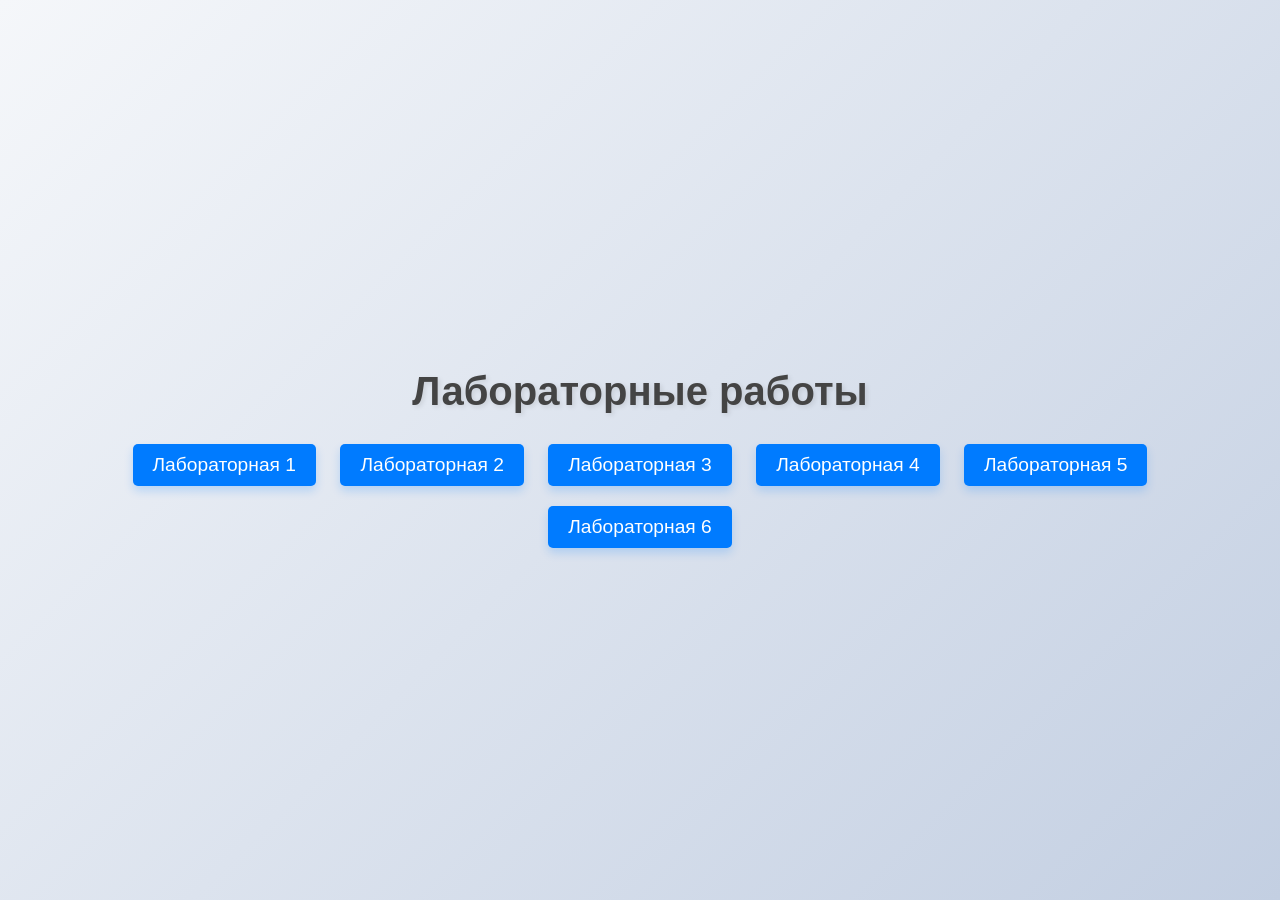
<file: index.html>
<!DOCTYPE html>
<html lang="en">

<head>
    <meta charset="UTF-8">
    <meta name="viewport" content="width=device-width, initial-scale=1.0">
    <title>Labs</title>
    <style>
        /* Общие стили */
        body {
            font-family: 'Arial', sans-serif;
            margin: 0;
            padding: 0;
            background: linear-gradient(135deg, #f5f7fa, #c3cfe2);
            color: #333;
            display: flex;
            flex-direction: column;
            align-items: center;
            justify-content: center;
            min-height: 100vh;
        }

        h1 {
            margin-bottom: 20px;
            font-size: 2.5rem;
            color: #444;
            text-shadow: 2px 2px 5px rgba(0, 0, 0, 0.1);
        }

        /* Стили ссылок */
        a {
            display: inline-block;
            text-decoration: none;
            font-size: 1.2rem;
            color: #fff;
            background-color: #007bff;
            padding: 10px 20px;
            margin: 10px;
            border-radius: 5px;
            transition: all 0.3s ease;
            box-shadow: 0 5px 10px rgba(0, 123, 255, 0.2);
        }

        a:hover {
            background-color: #0056b3;
            transform: translateY(-3px);
            box-shadow: 0 8px 15px rgba(0, 123, 255, 0.3);
        }

        a:active {
            transform: translateY(1px);
            box-shadow: 0 3px 7px rgba(0, 123, 255, 0.2);
        }

        /* Контейнер */
        .container {
            text-align: center;
            padding: 20px;
        }
    </style>
</head>

<body>
    <div class="container">
        <h1>Лабораторные работы</h1>
        <a href="Lab1/index.html">Лабораторная 1</a>
        <a href="Lab2/index.html">Лабораторная 2</a>
        <a href="Lab3/index.html">Лабораторная 3</a>
        <a href="Lab4/lunch.html">Лабораторная 4</a>
        <a href="Lab5/lunch.html">Лабораторная 5</a>
        <a href="Lab6/lunch.html">Лабораторная 6</a>
    </div>
</body>

</html>
</file>
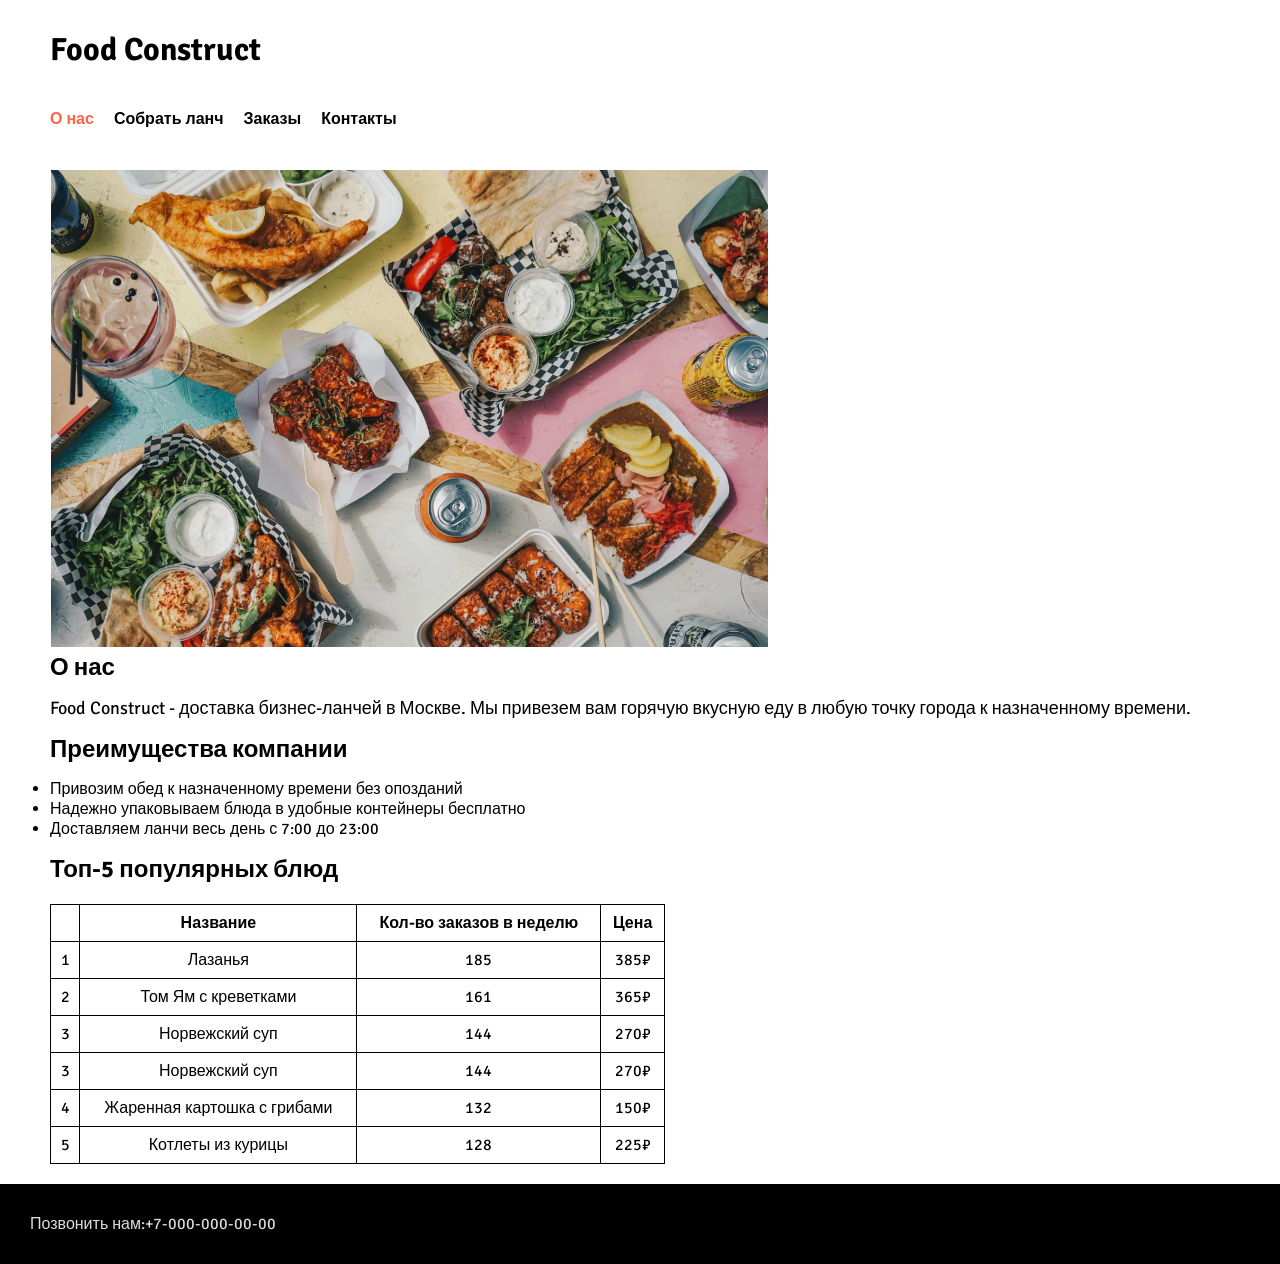
<file: Lab6/index.html>
<!DOCTYPE html>
<html lang="en">

<head>
    <meta charset="UTF-8">
    <meta name="viewport" content="width=device-width, initial-scale=1.0">
    <link rel="stylesheet" href="styles/index_style.css">
    <link rel="preconnect" href="https://fonts.googleapis.com">
    <link rel="preconnect" href="https://fonts.gstatic.com" crossorigin>
    <link href="https://fonts.googleapis.com/css2?family=Signika+Negative:wght@300..700&display=swap" rel="stylesheet">
    <title>Food Construct</title>
</head>

<body>
    <div class="container">
        <header>
            <h1>Food Construct</h1>
            <nav>
                <ul class="nav-list">
                    <li><a href="index.html" class="active">О нас</a></li>
                    <li><a href="lunch.html">Собрать ланч</a></li>
                    <li><a href="#">Заказы</a></li>
                    <li><a href="#">Контакты</a></li>
                </ul>
            </nav>
        </header>

        <main>
            <section class="about_us">
                <img src="static/main_img.png">
                <h2>О нас</h2>
                <p>Food Construct - доставка бизнес-ланчей в Москве.
                    Мы привезем вам горячую вкусную еду в любую точку города к назначенному времени.</p>
            </section>
            <section class="advantages">
                <h2>Преимущества компании</h2>
                <ul class="advantages-list">
                    <li>Привозим обед к назначенному времени без опозданий</li>
                    <li>Надежно упаковываем блюда в удобные контейнеры бесплатно</li>
                    <li>Доставляем ланчи весь день с 7:00 до 23:00</li>
                </ul>
            </section>
            <section class="top-table">
                <h2>Топ-5 популярных блюд</h2>
                <table>
                    <thead>
                        <tr>
                            <th> </th>
                            <th>Название</th>
                            <th>Кол-во заказов в неделю</th>
                            <th>Цена</th>
                        </tr>
                    </thead>
                    <tbody>
                        <tr>
                            <td>1</td>
                            <td>Лазанья</td>
                            <td>185</td>
                            <td>385&#8381;</td>
                        </tr>
                        <tr>
                            <td>2</td>
                            <td>Том Ям с креветками</td>
                            <td>161</td>
                            <td>365&#8381;</td>
                        </tr>
                        <tr>
                            <td>3</td>
                            <td>Норвежский суп</td>
                            <td>144</td>
                            <td>270&#8381;</td>
                        </tr>
                        <tr>
                            <td>3</td>
                            <td>Норвежский суп</td>
                            <td>144</td>
                            <td>270&#8381;</td>
                        </tr>
                        <tr>
                            <td>4</td>
                            <td>Жаренная картошка с грибами</td>
                            <td>132</td>
                            <td>150&#8381;</td>
                        </tr>
                        <tr>
                            <td>5</td>
                            <td>Котлеты из курицы</td>
                            <td>128</td>
                            <td>225&#8381;</td>
                        </tr>
                    </tbody>
                </table>
            </section>
        </main>

    </div>
    <footer>
        <a>Позвонить нам:+7-000-000-00-00</a>
    </footer>

</body>

</html>
</file>
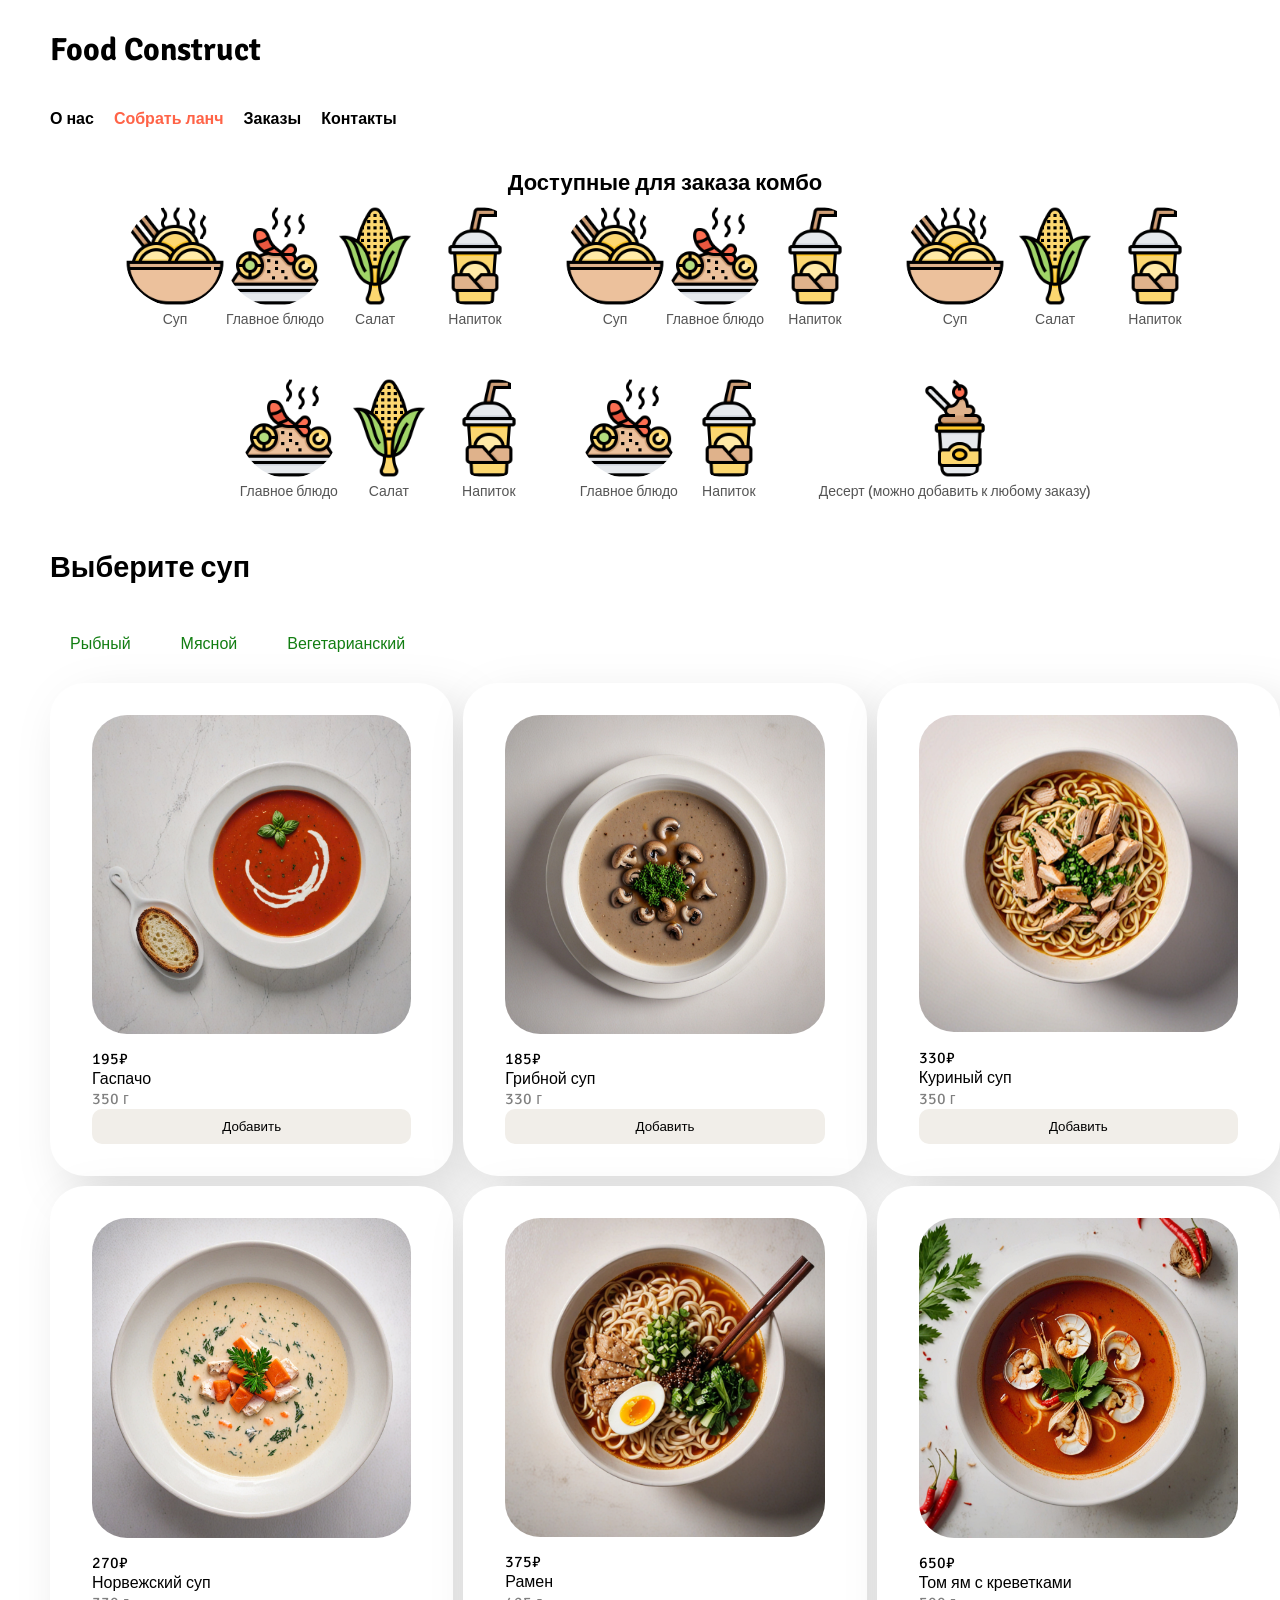
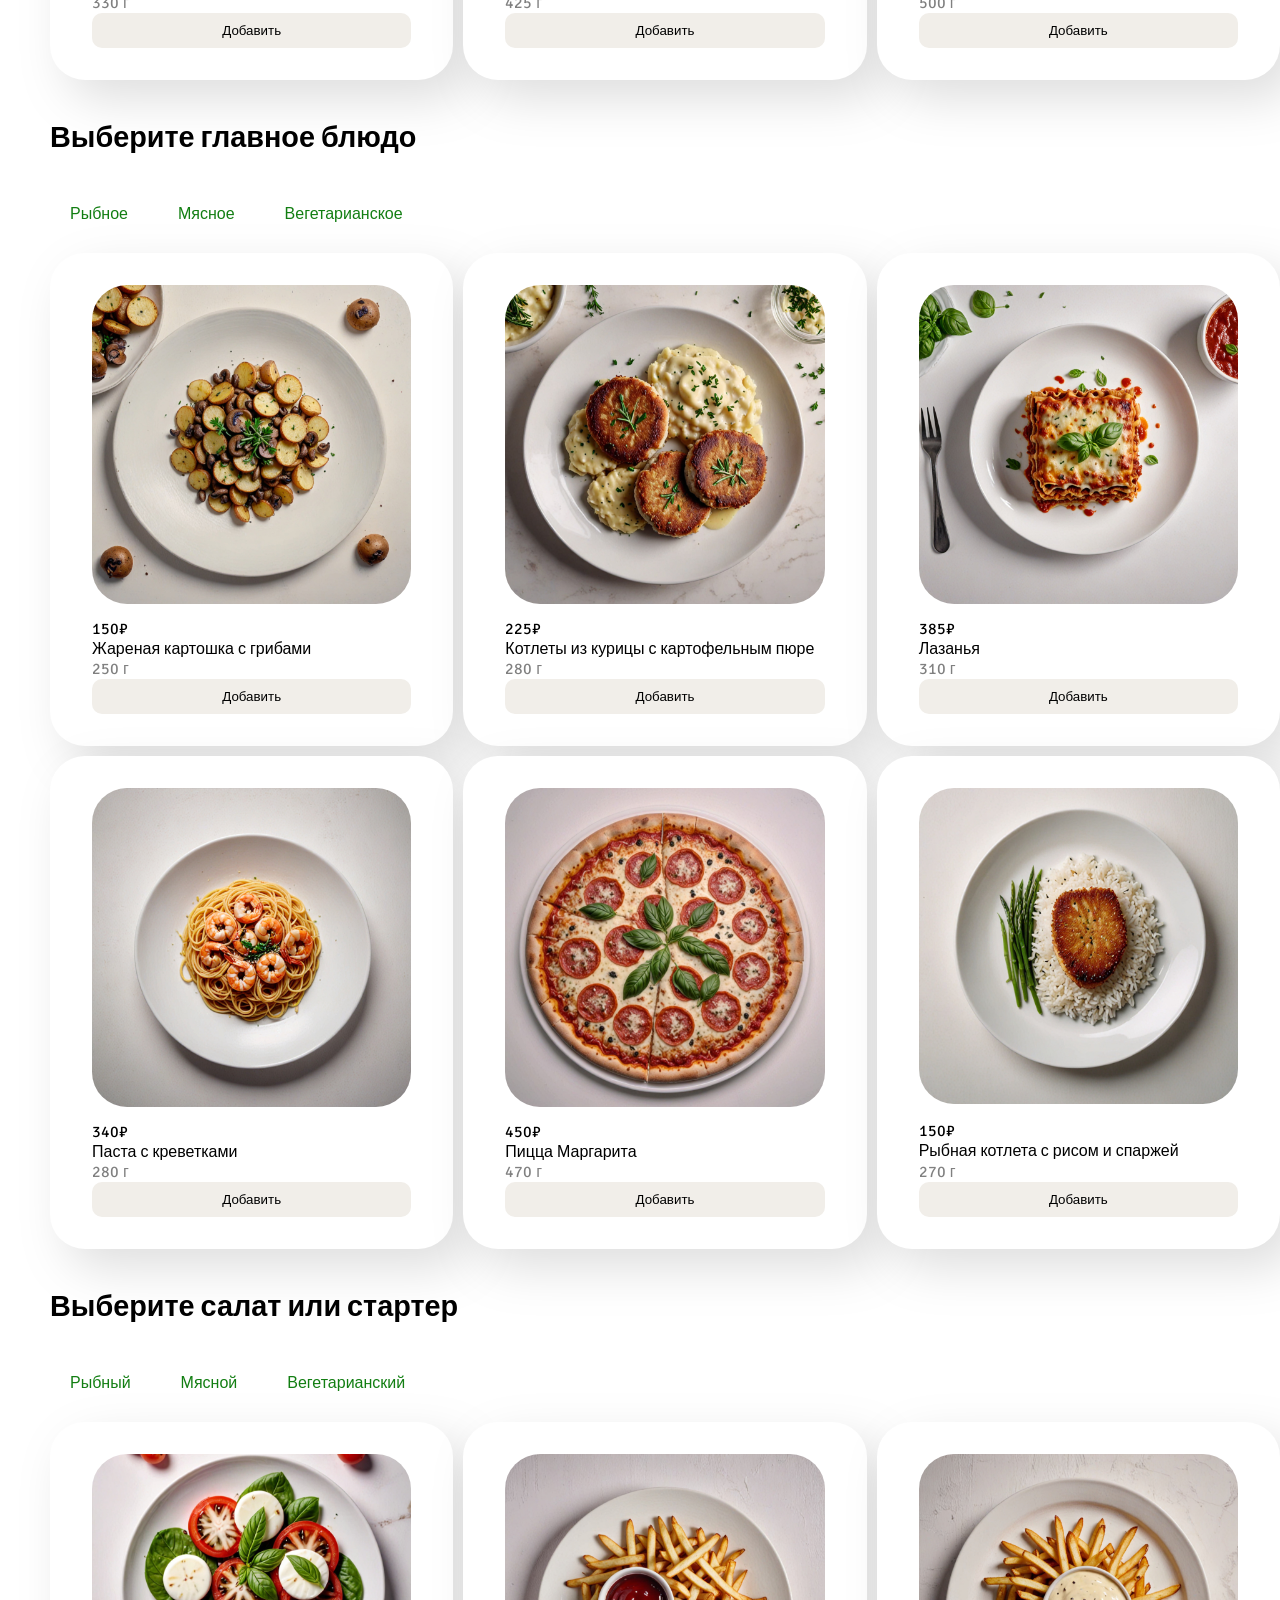
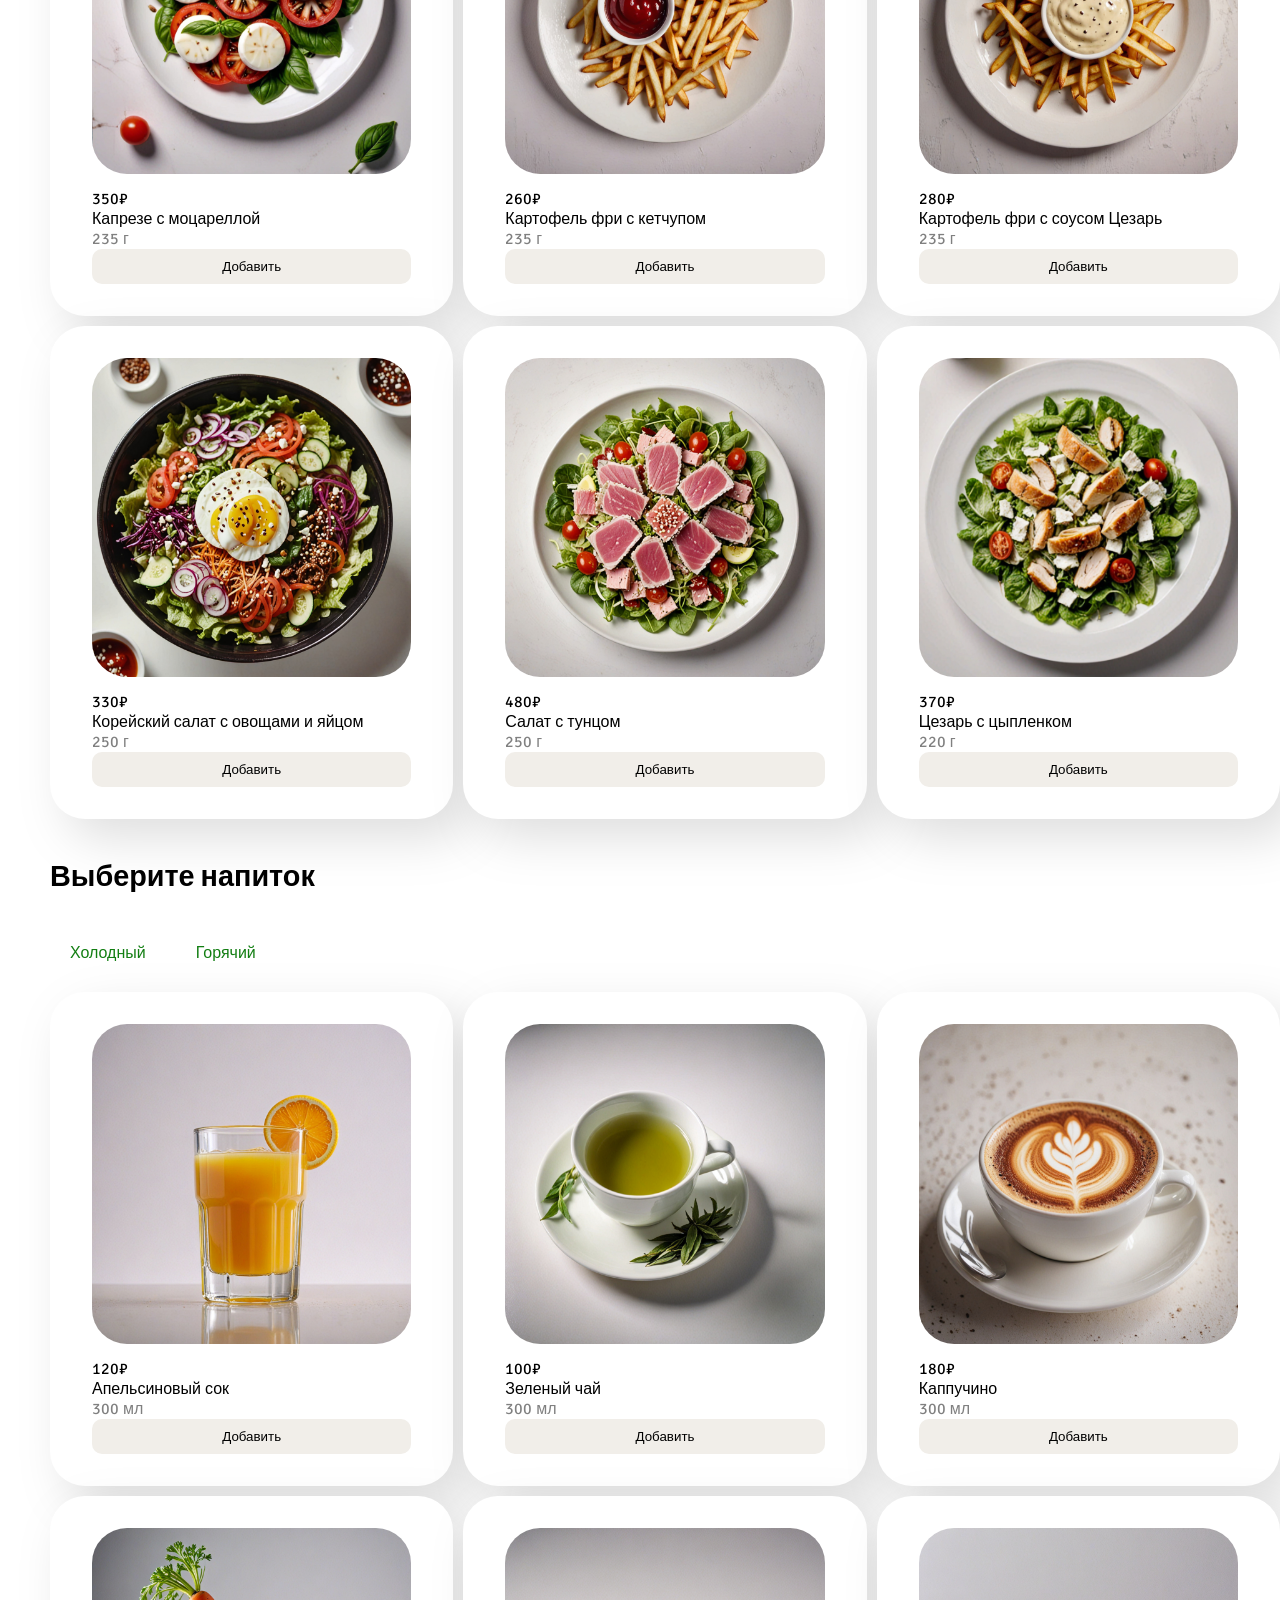
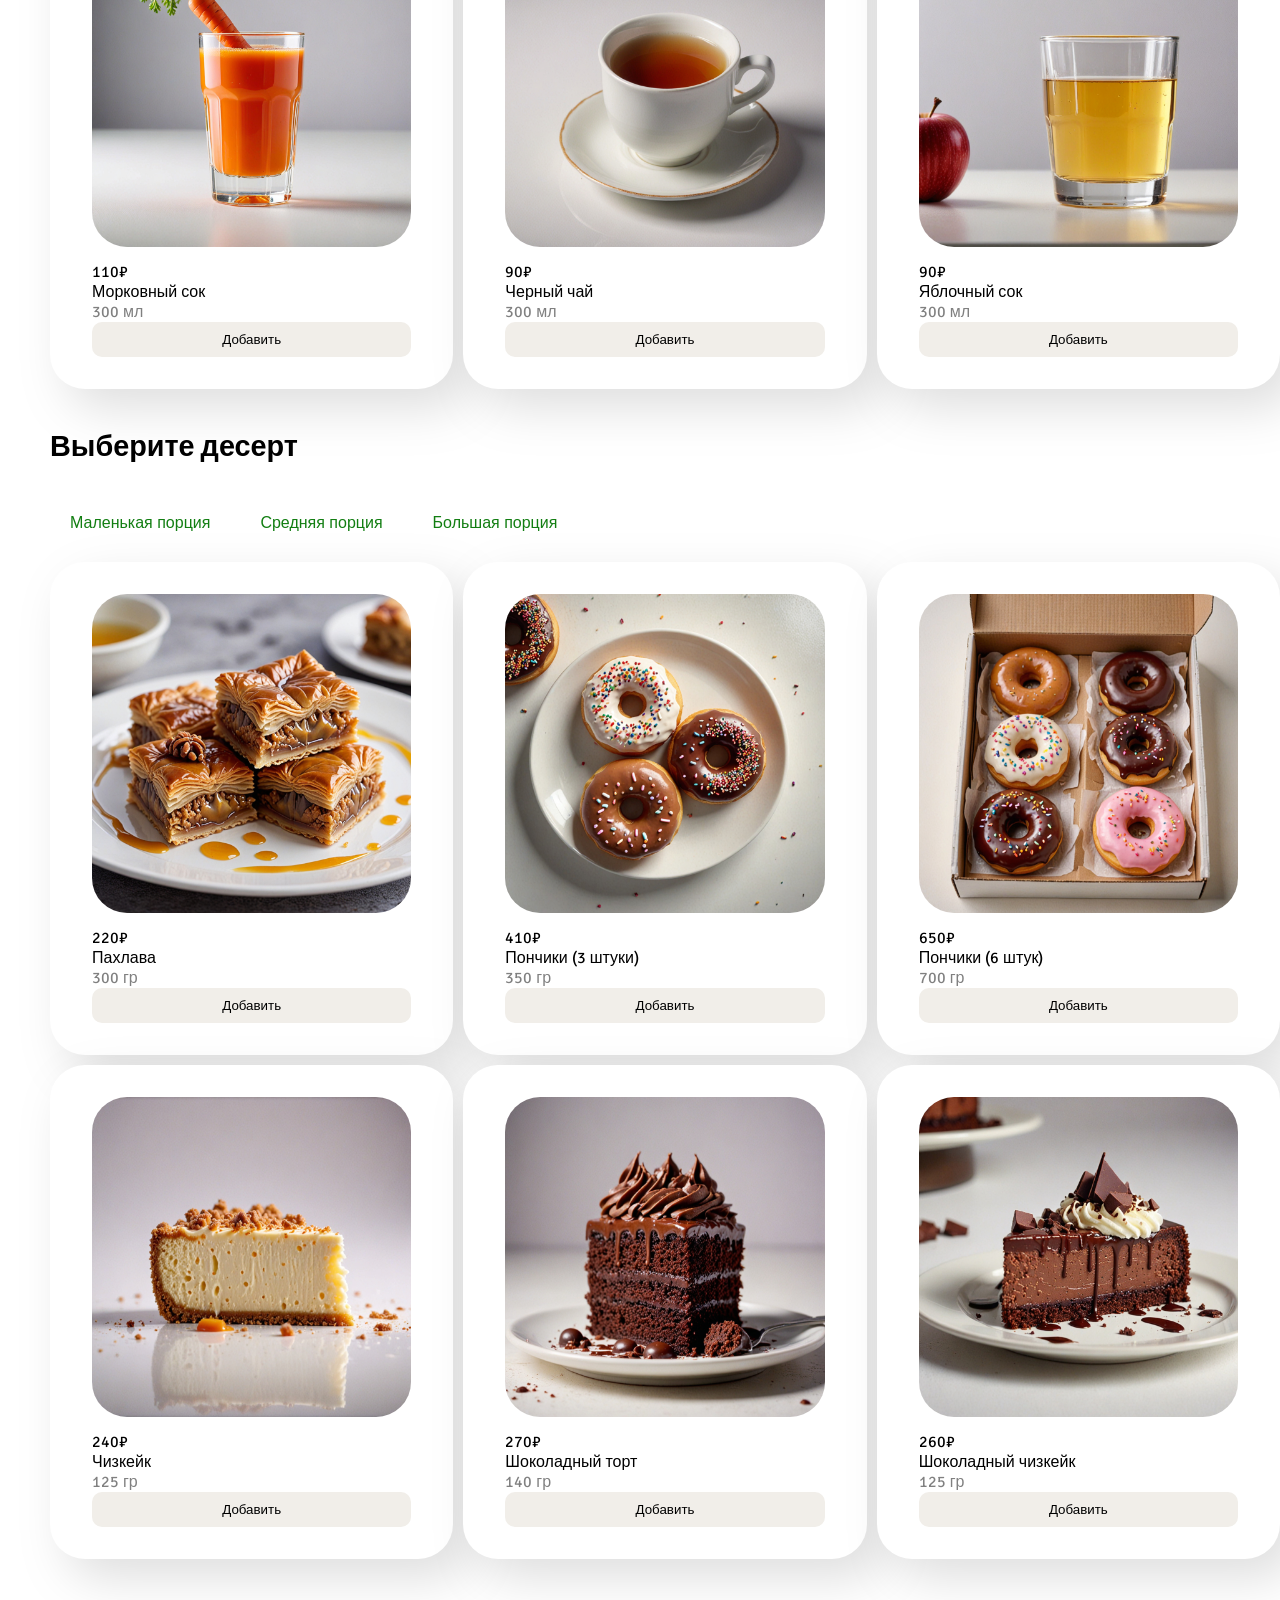
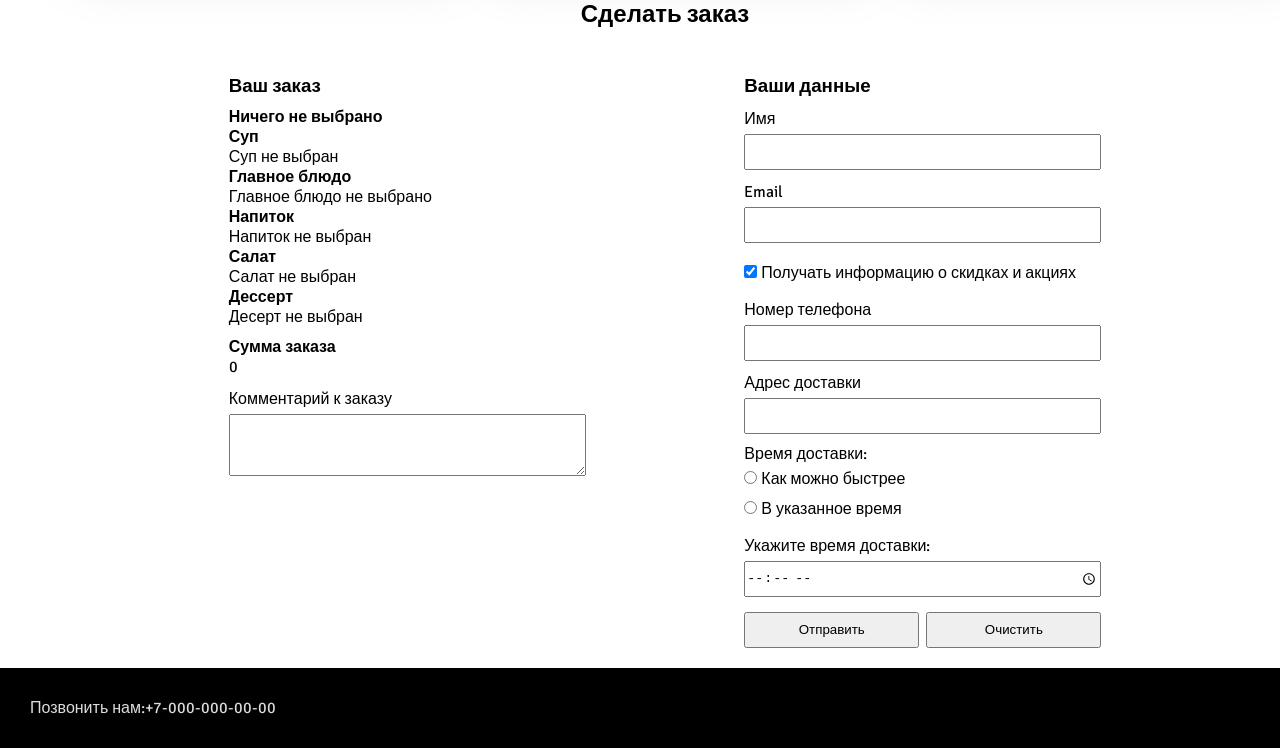
<file: Lab6/lunch.html>
<!DOCTYPE html>
<html lang="ru">

<head>
    <meta charset="UTF-8">
    <meta name="viewport" content="width=device-width, initial-scale=1.0">
    <title>Food Construct</title>
    <link rel="stylesheet" href="styles/lunch_style.css">
    <link rel="stylesheet" href="styles/form_style.css">
    <link rel="preconnect" href="https://fonts.googleapis.com">
    <link rel="preconnect" href="https://fonts.gstatic.com" crossorigin>
    <link href="https://fonts.googleapis.com/css2?family=Signika+Negative:wght@300..700&display=swap" rel="stylesheet">
</head>

<body>
    <div class="container">
        <header>
            <h1>Food Construct</h1>
            <nav class="nav-list">
                <a href="index.html">О нас</a>
                <a href="lunch.html" class="active">Собрать ланч</a>
                <a href="#">Заказы</a>
                <a href="#">Контакты</a>
            </nav>
        </header>

        <main>
            <section id="combos">
                <h2>Доступные для заказа комбо</h2>
                <div class="combos-grid">
                    <div class="combo-item">
                        <div class="combo-dish">
                            <img src="static/icons/soup.png" alt="Суп">
                            <p>Суп</p>
                        </div>
                        <div class="combo-dish">
                            <img src="static/icons/main.png" alt="Главное блюдо">
                            <p>Главное блюдо</p>
                        </div>
                        <div class="combo-dish">
                            <img src="static/icons/salad.png" alt="Салат">
                            <p>Салат</p>
                        </div>
                        <div class="combo-dish">
                            <img src="static/icons/drink.png" alt="Напиток">
                            <p>Напиток</p>
                        </div>
                    </div>
                    <div class="combo-item">
                        <div class="combo-dish">
                            <img src="static/icons/soup.png" alt="Суп">
                            <p>Суп</p>
                        </div>
                        <div class="combo-dish">
                            <img src="static/icons/main.png" alt="Главное блюдо">
                            <p>Главное блюдо</p>
                        </div>
                        <div class="combo-dish">
                            <img src="static/icons/drink.png" alt="Напиток">
                            <p>Напиток</p>
                        </div>
                    </div>
                    <div class="combo-item">
                        <div class="combo-dish">
                            <img src="static/icons/soup.png" alt="Суп">
                            <p>Суп</p>
                        </div>
                        <div class="combo-dish">
                            <img src="static/icons/salad.png" alt="Салат">
                            <p>Салат</p>
                        </div>
                        <div class="combo-dish">
                            <img src="static/icons/drink.png" alt="Напиток">
                            <p>Напиток</p>
                        </div>
                    </div>
                    <div class="combo-item">
                        <div class="combo-dish">
                            <img src="static/icons/main.png" alt="Главное блюдо">
                            <p>Главное блюдо</p>
                        </div>
                        <div class="combo-dish">
                            <img src="static/icons/salad.png" alt="Салат">
                            <p>Салат</p>
                        </div>
                        <div class="combo-dish">
                            <img src="static/icons/drink.png" alt="Напиток">
                            <p>Напиток</p>
                        </div>
                    </div>
                    <div class="combo-item">
                        <div class="combo-dish">
                            <img src="static/icons/main.png" alt="Главное блюдо">
                            <p>Главное блюдо</p>
                        </div>
                        <div class="combo-dish">
                            <img src="static/icons/drink.png" alt="Напиток">
                            <p>Напиток</p>
                        </div>
                    </div>
                    <div class="combo-item">
                        <div class="combo-dish">
                            <img src="static/icons/desert.png" alt="Десерт">
                            <p>Десерт (можно добавить к любому заказу)</p>
                        </div>
                    </div>
                </div>
            </section>
            <section class="soup">
                <h2>Выберите суп</h2>
                <div class="filters">
                    <button class="filter-btn" data-kind="fish">Рыбный</button>
                    <button class="filter-btn" data-kind="meat">Мясной</button>
                    <button class="filter-btn" data-kind="veg">Вегетарианский</button>
                </div>
                <div class="items">
                </div>
            </section>

            <section class="main-course">
                <h2>Выберите главное блюдо</h2>
                <div class="filters">
                    <button class="filter-btn" data-kind="fish">Рыбное</button>
                    <button class="filter-btn" data-kind="meat">Мясное</button>
                    <button class="filter-btn" data-kind="veg">Вегетарианское</button>
                </div>
                <div class="items">
                </div>
            </section>

            <section class="salads-starters">
                <h2>Выберите салат или стартер</h2>
                <div class="filters">
                    <button class="filter-btn" data-kind="fish">Рыбный</button>
                    <button class="filter-btn" data-kind="meat">Мясной</button>
                    <button class="filter-btn" data-kind="veg">Вегетарианский</button>
                </div>
                <div class="items">

                </div>
            </section>

            <section class="beverage">
                <h2>Выберите напиток</h2>
                <div class="filters">
                    <button class="filter-btn" data-kind="cold">Холодный</button>
                    <button class="filter-btn" data-kind="hot">Горячий</button>
                </div>
                <div class="items">

                </div>
            </section>

            <section class="desserts">
                <h2>Выберите десерт</h2>
                <div class="filters">
                    <button class="filter-btn" data-kind="small">Маленькая порция</button>
                    <button class="filter-btn" data-kind="medium">Средняя порция</button>
                    <button class="filter-btn" data-kind="large">Большая порция</button>
                </div>

                <div class="items">

                </div>
            </section>

            <div class="order-form">
                <form action="https://httpbin.org/post" method="post" novalidate>
                    <h2>Сделать заказ</h2>

                    <div class="order-form-content">
                        <div class="user-order">
                            <h3>Ваш заказ</h3>

                            <input class="sel selected-soup" name="selected-soup" value="" hidden></input>
                            <input class="sel selected-main-course" name="selected-main-course" value="" hidden></input>
                            <input class="sel selected-beverage" name="selected-beverage" value="" hidden></input>
                            <input class="sel selected-salads-starters" name="selected-salads-starters" value=""
                                hidden></input>
                            <input class="sel selected-desserts" name="selected-desserts" value="" hidden></input>
                            <input class="sel order-price-input" name="price" value="" hidden></input>

                            <p class="nothing">Ничего не выбрано</p>

                            <div class="chosen hid" category="soup">
                                <label for="soups-input" class="dish-label">Суп</label>
                                <p id="soups-input">Суп не выбран</p>
                            </div>

                            <div class="chosen hid" category="main-course">
                                <label for="main-course-input" class="dish-label">Главное блюдо</label>
                                <p id="main-course-input">Главное блюдо не выбрано</p>
                            </div>

                            <div class="chosen hid" category="beverage">
                                <label for="beverage-input" class="dish-label">Напиток</label>
                                <p id="beverage-input">Напиток не выбран</p>
                            </div>

                            <div class="chosen hid" category="salads-starters">
                                <label for="salads-starters-input" class="dish-label">Салат</label>
                                <p id="salads-starters-input">Салат не выбран</p>
                            </div>

                            <div class="chosen hid" category="desserts">
                                <label for="desserts-input" class="dish-label">Дессерт</label>
                                <p id="desserts-input">Десерт не выбран</p>
                            </div>

                            <p class="hid dish-label">Сумма заказа</p>
                            <p class="order-price hid">0</p>

                            <label for="comment">Комментарий к заказу</label>
                            <textarea id="comment" name="comment-message" rows="4" cols="50"></textarea>
                        </div>

                        <div class="user-data">
                            <h3>Ваши данные</h3>

                            <label for="name-input">Имя</label>
                            <input class="text-input" type="text" id="name-input" name="name-input"
                                required="required" />

                            <label for="email-input">Email</label>
                            <input class="text-input" type="text" id="email-input" name="email-input"
                                required="required" />

                            <div class="subscribe-checkbox">
                                <input type="checkbox" id="subscribe" name="subscribe" value="yes" checked />
                                <label for="subscribe">Получать информацию о скидках и акциях</label>
                            </div>

                            <label for="phone-input">Номер телефона</label>
                            <input class="text-input" type="text" id="phone-input" name="phone-input"
                                required="required" />

                            <label for="address-input">Адрес доставки</label>
                            <input class="text-input" type="text" id="address-input" name="address-input"
                                required="required" />

                            <fieldset class="delivery-time">
                                <legend>Время доставки:</legend>
                                <div class="delivery-options">
                                    <label>
                                        <input type="radio" name="radio-option" value="as-fast-as-possible">
                                        Как можно быстрее
                                    </label>
                                    <label>
                                        <input type="radio" name="radio-option" value="specified-time">
                                        В указанное время
                                    </label>
                                </div>
                            </fieldset>

                            <label for="time">Укажите время доставки:</label>
                            <input class="text-input" type="time" id="time" min="07:00" max="23:00" step="300"
                                name="time-input" />

                            <div class="form-buttons">
                                <button type="submit">Отправить</button>
                                <button type="reset" onclick="clearSelectedDishes()">Очистить</button>
                            </div>
                        </div>
                    </div>
                </form>
            </div>
        </main>


    </div>

    <footer>
        <a>Позвонить нам:+7-000-000-00-00</a>
    </footer>

    <script src="scripts/dish.js"></script>
    <script src="scripts/createSortDishes.js"></script>
    <script src="scripts/loadCards.js"></script>
    <script src="scripts/order.js"></script>
</body>

</html>
</file>
<file: Lab6/styles/index_style.css>
* {
    margin: 0;
    padding: 0;
    box-sizing: border-box;
}

body {
    font-family: "Signika Negative", sans-serif;
}

.container {
    margin-top: 30px;
    margin-left: 50px;
}

nav {
    margin-bottom: 40px;
}

.nav-list {
    list-style: none;
    display: flex;
    padding: 0;
    margin: 0;
}

.nav-list>li {
    margin-right: 20px;
}

.nav-list>li>a {
    color: black;
    text-decoration: none;
    font-weight: bold;

}

.nav-list a:hover {
    color: tomato;
}

.nav-list a.active {
    color: tomato;
}

h1 {
    margin-bottom: 40px;
}

.about_us>h2 {
    margin-top: 0;
    margin-bottom: 15px;
}

.about_us>p {
    font-size: 18px;
}




.advantages>h2 {
    margin: 15px 0;
}


.advantages-list {
    padding-left: 0;
}

.top-table>h2 {
    margin-top: 15px;
}


table {
    width: 50%;
    border-collapse: collapse;
    margin: 20px 0;
}

th,
td {
    border: 1.5px solid black;
    padding: 8px;
    text-align: center;
}

footer {
    background-color: black;
    padding: 30px;
}

footer>a {
    color: #ddd;
}


@media (max-width: 800px) {

    .about_us img {
        width: 500px;
    }

    .nav-list {
        justify-content: space-between;
    }
}

@media (max-width: 600px) {

    header h1 {
        text-align: center;
    }

    .about-us img {
        width: 100%;
    }

    .nav-list {
        flex-direction: column;
        align-items: center;
    }

    .nav-list>li>a {
        font-size: calc(100% + 4px);
    }
}

@media (max-width: 400px) {

    .about-us img {
        width: 100%;
    }

    table {
        font-size: calc(100% - 4px);
    }
}
</file>
<file: Lab6/styles/lunch_style.css>
* {
    margin: 0;
    padding: 0;
    box-sizing: border-box;
}

body {
    font-family: "Signika Negative", sans-serif;
}


.container {
    margin-top: 30px;
    margin-left: 50px;
}




h1 {
    margin-bottom: 40px;
}

.nav-list {
    display: flex;
    flex-direction: row;
    gap: 20px;
    flex-wrap: wrap;
}

.nav-list a {
    color: black;
    text-decoration: none;
    font-weight: bold;
}

.nav-list a:hover {
    color: tomato;
}

.nav-list a.active {
    color: tomato;
}

section h2 {
    font-size: 1.8em;
    font-weight: 700;
}

.items {
    display: grid;
    grid-template-columns: repeat(3, 1fr);
    gap: 10px;
}

.item {
    display: flex;
    flex-direction: column;
    justify-content: space-between;
    padding: 30px 40px;
    background-color: white;
    border-radius: 35px;
    cursor: pointer;
    filter: drop-shadow(17px 19px 24px rgba(0, 0, 0, 0.13));
    border: 2px solid transparent;
}

.item.selected {
    border: 2px solid tomato;
}

.item:hover {
    border: 2px solid tomato;

}

h2 {
    margin: 40px 0 10px 0;
}

.item>img {
    width: 100%;
    border-radius: 35px;
}

.item p {
    font-size: 16px;
}

.item .main-info {
    margin-top: 15px;
}

.item>.main-item>.price {
    font-size: 20px;
}

.item>.main-item>.name {
    font-size: 18px;
}

.item>form>p {
    color: gray;
}

.item button {
    background-color: #f1eee9;
    width: 100%;
    padding: 10px 30px;
    border: none;
    border-radius: 10px;
    cursor: pointer;
    margin-top: auto;
}

.item>form>button:hover {
    background-color: tomato;
}






footer {
    margin-top: 20px;
    background-color: black;
    padding: 30px;
}

footer>a {
    color: #ddd;
}





.filters {
    display: flex;
    gap: 10px;
    margin-top: 40px;
    margin-bottom: 20px;
}

.filter-btn {
    background-color: transparent;
    color: #127e12;
    border: none;
    padding: 10px 20px;
    cursor: pointer;
    font-size: 16px;
    border-radius: 10px;
    transition: background-color 0.3s ease;
}

.filter-btn.active {
    background-color: rgba(0, 123, 0, 0.5);
    color: #ffffff;
}

@media (max-width: 800px) {

    .menu-section>.menu-items {
        grid-template-columns: repeat(2, 1fr);
    }


    header h1 {
        text-align: center;
    }


    nav {
        justify-content: space-between;
    }
}

@media (max-width: 600px) {
    .menu-section>.menu-items {
        grid-template-columns: 1fr;
    }

    .nav-list {
        flex-direction: column;
        align-items: center;
        gap: 10px;
    }
}
</file>
<file: Lab6/styles/form_style.css>
.order-form {
    margin: 20px;
}

.order-form-content {
    display: flex;
    flex-direction: row;
    justify-content: space-evenly;
}

.order-form-content label {
    margin: 12px 0 5px 0;
}

.user-order,
.user-data {
    display: flex;
    flex-direction: column;
    width: 30%;
}

.order-form button,
select,
.text-input {
    height: 4vh;
}

.order-form h2 {
    text-align: center;
    margin-bottom: 5vh;
}

.subscribe-checkbox {
    flex-direction: row;
    margin: 20px 0 5px 0;
}

.delivery-time {
    border: none;
    margin-top: 10px;
}

.delivery-options {
    display: flex;
    flex-direction: column;
}

.delivery-options label {
    margin-top: 5px;
}

.form-buttons {
    margin: 15px 0 0 0;
    display: flex;
    justify-content: space-between;
}

.form-buttons button {
    width: 49%;
    height: 4vh;
}

.dish-label,
.nothing {
    font-weight: bold;
    margin-top: 10px;
}


#combos {
    margin-bottom: 40px;
}

#combos h2 {
    font-size: 22px;
    font-weight: 700;
    margin-bottom: 10px;
    text-align: center;
}

.combos-grid {
    display: flex;
    flex-wrap: wrap;
    justify-content: center;
    gap: 40px;
}

.combo-item {
    display: flex;
    flex-direction: row;
    align-items: center;
    text-align: center;
    justify-content: center;
}

.combo-dish {
    display: flex;
    flex-direction: column;
    align-items: center;
    margin-bottom: 10px;
}

.combo-dish img {
    width: 100px;
    height: 100px;
    object-fit: cover;
    border-radius: 50%;
    transition: transform 0.3s ease;
}

.combo-dish img:hover {
    transform: translateY(-10px) scale(1.1);
}

.combo-dish p {
    font-size: 16px;
    margin-top: 5px;
}

.combo-dish p:last-child {
    font-size: 14px;
    color: #555;
}




.notification {
    position: fixed;
    top: 50%;
    left: 50%;
    transform: translate(-50%, -50%);
    background-color: white;
    border: 1px solid #ccc;
    box-shadow: 0 4px 8px rgba(0, 0, 0, 0.2);
    padding: 20px;
    z-index: 1000;
    text-align: center;
    font-family: Arial, sans-serif;
    max-width: 300px;
    word-wrap: break-word;
}

.notification #ok-button {
    margin-top: 15px;
    padding: 10px 20px;
    background-color: #ffffff;
    color: rgb(0, 0, 0);
    border: solid 1px black;
    border-radius: 5px;
    cursor: pointer;
}

.notification #ok-button:hover {
    background-color: tomato;
    color: white;
}
</file>
